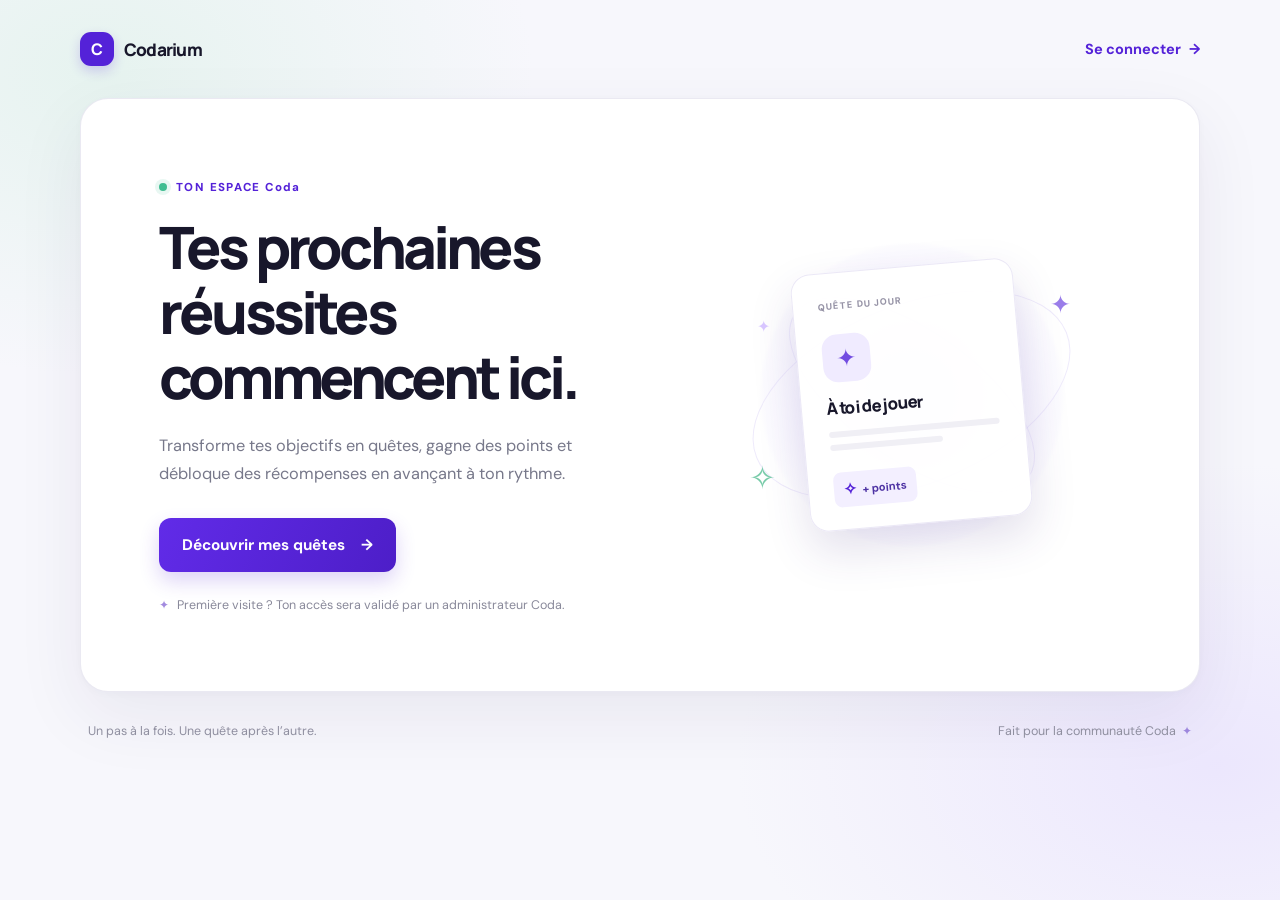
<file: index.html>
<!DOCTYPE html>
<html lang="fr">
    <head>
        <meta charset="UTF-8">
        <meta name="viewport" content="width=device-width, initial-scale=1">
        <meta name="theme-color" content="#f7f7fc">
        <meta name="description" content="Réalise des quêtes Coda, gagne des points et débloque des récompenses avec Codarium.">
        <title>Codarium — Tes quêtes Coda</title>
        <link rel="icon" type="image/x-icon" href="favicon.ico">
        <link rel="preconnect" href="https://fonts.googleapis.com">
        <link rel="preconnect" href="https://fonts.gstatic.com" crossorigin>
        <link href="https://fonts.googleapis.com/css2?family=DM+Sans:wght@400;500;600;700&family=Manrope:wght@400;500;600;700;800&display=swap" rel="stylesheet">
        <link rel="stylesheet" href="assets/styles/app-d34D6rq.css">
        <link rel="stylesheet" href="assets/styles/redesign.css">
        <script type="importmap" data-turbo-track="reload">
        {
            "imports": {
                "app": "/assets/app-TNXHCQF.js",
                "/assets/stimulus_bootstrap.js": "/assets/stimulus_bootstrap-xCO4u8H.js",
                "/assets/styles/app.css": "data:application/javascript,",
                "@symfony/stimulus-bundle": "/assets/@symfony/stimulus-bundle/loader-V1GtHuK.js",
                "@hotwired/stimulus": "/assets/vendor/@hotwired/stimulus/stimulus.index-ryewcoo.js",
                "/assets/@symfony/stimulus-bundle/controllers.js": "/assets/@symfony/stimulus-bundle/controllers-IWeobkd.js",
                "/assets/@symfony/ux-turbo/turbo_controller.js": "/assets/@symfony/ux-turbo/turbo_controller-8wQNi2p.js",
                "/assets/controllers/hello_controller.js": "/assets/controllers/hello_controller-VYgvytJ.js",
                "@hotwired/turbo": "/assets/vendor/@hotwired/turbo/turbo.index-5nPu7kj.js",
                "/assets/controllers/csrf_protection_controller.js": "/assets/controllers/csrf_protection_controller-6ynUAeX.js"
            }
        }
        </script>
        <script type="module" data-turbo-track="reload">import 'app';</script>
    </head>
    <body class="page-home">
        <main class="home-shell">
            <header class="site-header">
                <a class="wordmark" href="index.html" aria-label="Codarium — accueil">
                    <span class="wordmark-icon" aria-hidden="true">C</span>
                    <span>Codarium</span>
                </a>
                <a class="header-link" href="login.html">Se connecter <span aria-hidden="true">→</span></a>
            </header>

            <section class="welcome-card" aria-labelledby="welcome-title">
                <div class="welcome-copy">
                    <span class="eyebrow"><span class="status-dot" aria-hidden="true"></span> TON ESPACE Coda</span>
                    <h1 id="welcome-title">Tes prochaines<br>réussites commencent ici.</h1>
                    <p class="welcome-description">Transforme tes objectifs en quêtes, gagne des points et débloque des récompenses en avançant à ton rythme.</p>
                    <a class="primary-button" href="login.html">Découvrir mes quêtes <span aria-hidden="true">→</span></a>
                    <p class="access-note"><span aria-hidden="true">✦</span> Première visite ? Ton accès sera validé par un administrateur Coda.</p>
                </div>
                <div class="welcome-art" aria-hidden="true">
                    <div class="orbit orbit-outer"></div>
                    <div class="orbit orbit-inner"></div>
                    <div class="art-glow"></div>
                    <div class="quest-sheet">
                        <span class="sheet-kicker">QUÊTE DU JOUR</span>
                        <span class="sheet-icon">✦</span>
                        <span class="sheet-title">À toi de jouer</span>
                        <span class="sheet-line"></span>
                        <span class="sheet-line short"></span>
                        <span class="sheet-reward"><span aria-hidden="true">✧</span> + points</span>
                    </div>
                    <span class="sparkle sparkle-one">✦</span>
                    <span class="sparkle sparkle-two">✧</span>
                    <span class="sparkle sparkle-three">✦</span>
                </div>
            </section>

            <footer class="site-footer">
                <span>Un pas à la fois. Une quête après l’autre.</span>
                <span>Fait pour la communauté Coda <span aria-hidden="true">✦</span></span>
            </footer>
        </main>
    </body>
</html>
</file>
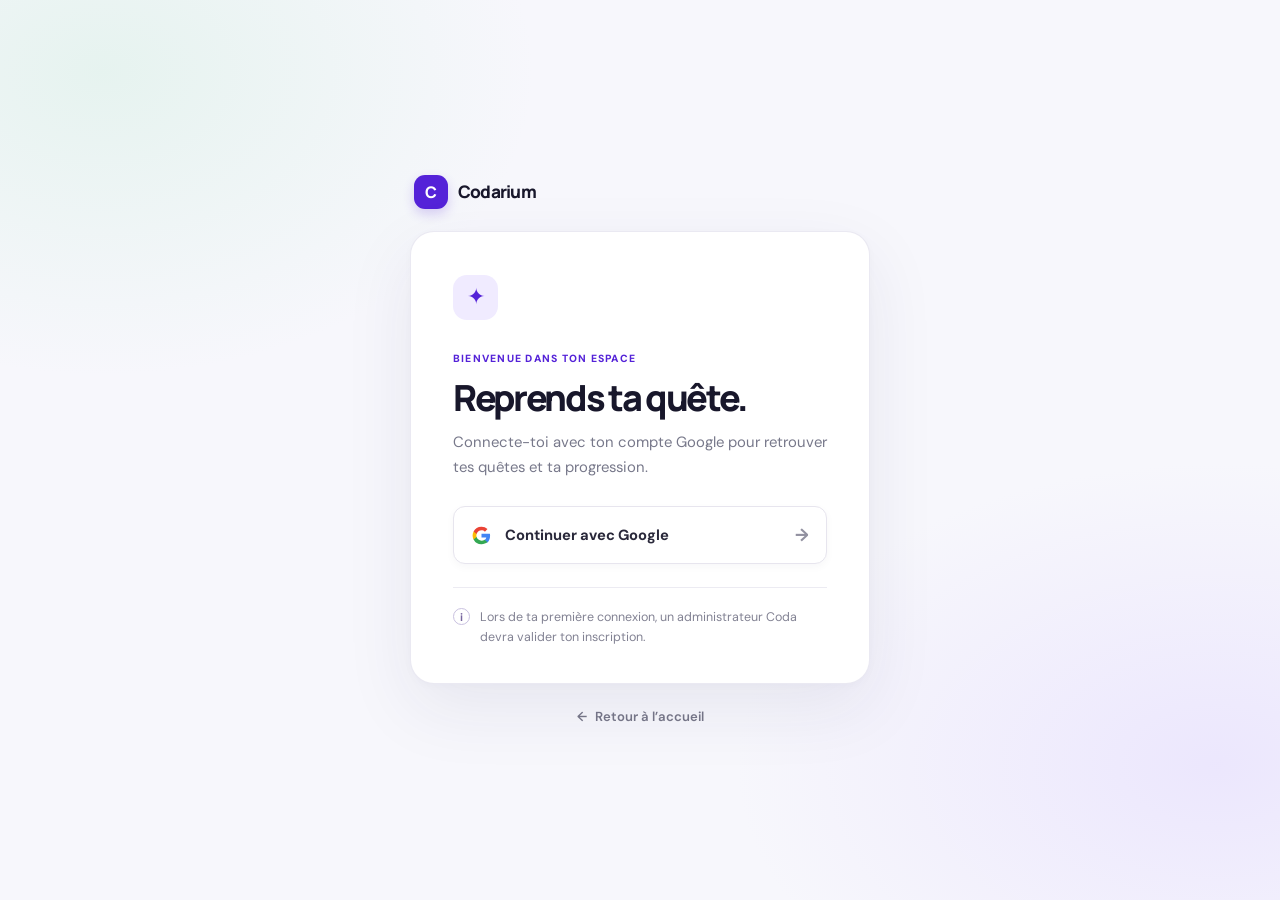
<file: login.html>
<!DOCTYPE html>
<html lang="fr">
    <head>
        <meta charset="UTF-8">
        <meta name="viewport" content="width=device-width, initial-scale=1">
        <meta name="theme-color" content="#f7f7fc">
        <title>Se connecter — Codarium</title>
        <link rel="icon" type="image/x-icon" href="favicon.ico">
        <link rel="preconnect" href="https://fonts.googleapis.com">
        <link rel="preconnect" href="https://fonts.gstatic.com" crossorigin>
        <link href="https://fonts.googleapis.com/css2?family=DM+Sans:wght@400;500;600;700&family=Manrope:wght@400;500;600;700;800&display=swap" rel="stylesheet">
        <link rel="stylesheet" href="assets/styles/app-d34D6rq.css">
        <link rel="stylesheet" href="assets/styles/redesign.css">
        <script type="importmap" data-turbo-track="reload">
        {
            "imports": {
                "app": "/assets/app-TNXHCQF.js",
                "/assets/stimulus_bootstrap.js": "/assets/stimulus_bootstrap-xCO4u8H.js",
                "/assets/styles/app.css": "data:application/javascript,",
                "@symfony/stimulus-bundle": "/assets/@symfony/stimulus-bundle/loader-V1GtHuK.js",
                "@hotwired/stimulus": "/assets/vendor/@hotwired/stimulus/stimulus.index-ryewcoo.js",
                "/assets/@symfony/stimulus-bundle/controllers.js": "/assets/@symfony/stimulus-bundle/controllers-IWeobkd.js",
                "/assets/@symfony/ux-turbo/turbo_controller.js": "/assets/@symfony/ux-turbo/turbo_controller-8wQNi2p.js",
                "/assets/controllers/hello_controller.js": "/assets/controllers/hello_controller-VYgvytJ.js",
                "@hotwired/turbo": "/assets/vendor/@hotwired/turbo/turbo.index-5nPu7kj.js",
                "/assets/controllers/csrf_protection_controller.js": "/assets/controllers/csrf_protection_controller-6ynUAeX.js"
            }
        }
        </script>
        <script type="module" data-turbo-track="reload">import 'app';</script>
    </head>
    <body class="page-login">
        <main class="auth-shell">
            <a class="wordmark auth-wordmark" href="index.html" aria-label="Retour à l’accueil Codarium">
                <span class="wordmark-icon" aria-hidden="true">C</span>
                <span>Codarium</span>
            </a>

            <section class="auth-card" aria-labelledby="auth-title">
                <span class="auth-symbol" aria-hidden="true">✦</span>
                <p class="eyebrow">BIENVENUE DANS TON ESPACE</p>
                <h1 id="auth-title">Reprends ta quête.</h1>
                <p class="auth-description">Connecte-toi avec ton compte Google pour retrouver tes quêtes et ta progression.</p>

                <a class="google-button" href="connect/google.html">
                    <svg class="google-mark" viewBox="0 0 48 48" aria-hidden="true">
                        <path fill="#4285F4" d="M43.6 24.5c0-1.5-.1-2.9-.4-4.3H24v8.1h11a9.4 9.4 0 0 1-4.1 6.2v5.3h6.7c3.9-3.6 6-8.9 6-15.3Z"/>
                        <path fill="#34A853" d="M24 44c5.5 0 10.1-1.8 13.5-4.9l-6.7-5.3c-1.8 1.2-4 2-6.8 2-5.2 0-9.6-3.5-11.2-8.2H5.9v5.4A20 20 0 0 0 24 44Z"/>
                        <path fill="#FBBC05" d="M12.8 27.6a12 12 0 0 1 0-7.2V15H5.9a20 20 0 0 0 0 18l6.9-5.4Z"/>
                        <path fill="#EA4335" d="M24 12.2c3 0 5.7 1 7.8 3.1l5.9-5.9A19.7 19.7 0 0 0 24 4 20 20 0 0 0 5.9 15l6.9 5.4c1.6-4.7 6-8.2 11.2-8.2Z"/>
                    </svg>
                    <span>Continuer avec Google</span>
                    <span class="button-arrow" aria-hidden="true">→</span>
                </a>

                <p class="approval-note"><span class="approval-icon" aria-hidden="true">i</span> Lors de ta première connexion, un administrateur Coda devra valider ton inscription.</p>
            </section>

            <a class="back-link" href="index.html"><span aria-hidden="true">←</span> Retour à l’accueil</a>
        </main>
    </body>
</html>
</file>
<file: assets/styles/app-d34D6rq.css>
:root {
    --parchment: #f4e8d0;
    --dark-parchment: #d4c4a8;
    --ink: #2a1810;
    --gold: #d4af37;
    --dark-gold: #b8941f;
    --ruby: #8b0000;
    --emerald: #0f6b4a;
    --deep-purple: #3d2554;
    --shadow: rgba(42, 24, 16, 0.3);
}

* {
    margin: 0;
    padding: 0;
    box-sizing: border-box;
}

body {
    font-family: 'Spectral', serif;
    background: linear-gradient(135deg, #1a1a2e 0%, #16213e 50%, #0f3460 100%);
    color: var(--ink);
    min-height: 100vh;
    overflow-x: hidden;
    position: relative;
}

/* Animated stars background */
body::before {
    content: '';
    position: fixed;
    top: 0;
    left: 0;
    width: 100%;
    height: 100%;
    background-image:
        radial-gradient(2px 2px at 20% 30%, white, transparent),
        radial-gradient(2px 2px at 60% 70%, white, transparent),
        radial-gradient(1px 1px at 50% 50%, white, transparent),
        radial-gradient(1px 1px at 80% 10%, white, transparent),
        radial-gradient(2px 2px at 90% 60%, white, transparent),
        radial-gradient(1px 1px at 33% 80%, white, transparent),
        radial-gradient(1px 1px at 15% 90%, white, transparent);
    background-size: 200% 200%;
    animation: twinkle 8s ease-in-out infinite;
    pointer-events: none;
    opacity: 0.6;
    z-index: 0;
}

@keyframes twinkle {
    0%, 100% { opacity: 0.6; transform: scale(1); }
    50% { opacity: 0.9; transform: scale(1.1); }
}

/* Floating particles */
.particle {
    position: fixed;
    width: 3px;
    height: 3px;
    background: var(--gold);
    border-radius: 50%;
    pointer-events: none;
    animation: float 15s infinite;
    opacity: 0;
    box-shadow: 0 0 10px var(--gold);
}

@keyframes float {
    0% {
        transform: translateY(100vh) translateX(0) rotate(0deg);
        opacity: 0;
    }
    10% { opacity: 1; }
    90% { opacity: 1; }
    100% {
        transform: translateY(-100px) translateX(100px) rotate(360deg);
        opacity: 0;
    }
}

.particle:nth-child(1) { left: 10%; animation-delay: 0s; }
.particle:nth-child(2) { left: 30%; animation-delay: 3s; animation-duration: 18s; }
.particle:nth-child(3) { left: 50%; animation-delay: 6s; animation-duration: 12s; }
.particle:nth-child(4) { left: 70%; animation-delay: 9s; animation-duration: 20s; }
.particle:nth-child(5) { left: 90%; animation-delay: 12s; animation-duration: 16s; }

.container {
    max-width: 1400px;
    margin: 0 auto;
    padding: 40px 20px;
    position: relative;
    z-index: 1;
}

/* Header with ornate design */
.header {
    text-align: center;
    margin-bottom: 60px;
    position: relative;
    animation: fadeInDown 1s ease-out;
}

@keyframes fadeInDown {
    from {
        opacity: 0;
        transform: translateY(-30px);
    }
    to {
        opacity: 1;
        transform: translateY(0);
    }
}

.header::before,
.header::after {
    content: '⚔';
    position: absolute;
    font-size: 3rem;
    color: var(--gold);
    text-shadow: 0 0 20px var(--gold);
    animation: pulse 2s ease-in-out infinite;
}

.header::before {
    left: 10%;
    top: 50%;
    transform: translateY(-50%) rotate(-45deg);
}

.header::after {
    right: 10%;
    top: 50%;
    transform: translateY(-50%) rotate(45deg);
}

@keyframes pulse {
    0%, 100% { opacity: 0.7; }
    50% { opacity: 1; }
}

h1 {
    font-family: 'MedievalSharp', cursive;
    font-size: 5rem;
    color: var(--gold);
    text-shadow:
        0 0 10px rgba(212, 175, 55, 0.5),
        2px 2px 4px rgba(0, 0, 0, 0.8),
        0 0 30px rgba(212, 175, 55, 0.3);
    margin-bottom: 10px;
    letter-spacing: 3px;
    animation: glow 3s ease-in-out infinite;
}

@keyframes glow {
    0%, 100% {
        text-shadow:
            0 0 10px rgba(212, 175, 55, 0.5),
            2px 2px 4px rgba(0, 0, 0, 0.8),
            0 0 30px rgba(212, 175, 55, 0.3);
    }
    50% {
        text-shadow:
            0 0 20px rgba(212, 175, 55, 0.8),
            2px 2px 4px rgba(0, 0, 0, 0.8),
            0 0 50px rgba(212, 175, 55, 0.5);
    }
}

.subtitle {
    font-family: 'Cinzel', serif;
    font-size: 1.5rem;
    color: var(--parchment);
    text-shadow: 1px 1px 2px rgba(0, 0, 0, 0.8);
    font-style: italic;
    letter-spacing: 2px;
}

/* User profile card */
.hero-card {
    background: linear-gradient(135deg, var(--parchment) 0%, var(--dark-parchment) 100%);
    border: 4px solid var(--dark-gold);
    border-radius: 15px;
    padding: 40px;
    margin-bottom: 50px;
    box-shadow:
        0 10px 40px var(--shadow),
        inset 0 1px 0 rgba(255, 255, 255, 0.3),
        0 0 0 8px rgba(212, 175, 55, 0.1);
    position: relative;
    overflow: hidden;
    animation: fadeInUp 1s ease-out 0.3s both;
}

@keyframes fadeInUp {
    from {
        opacity: 0;
        transform: translateY(30px);
    }
    to {
        opacity: 1;
        transform: translateY(0);
    }
}

.hero-card::before {
    content: '';
    position: absolute;
    top: -50%;
    left: -50%;
    width: 200%;
    height: 200%;
    background: repeating-linear-gradient(
        45deg,
        transparent,
        transparent 10px,
        rgba(212, 175, 55, 0.03) 10px,
        rgba(212, 175, 55, 0.03) 20px
    );
    animation: shimmer 20s linear infinite;
    pointer-events: none;
}

@keyframes shimmer {
    0% { transform: translateX(-50%) translateY(-50%); }
    100% { transform: translateX(0%) translateY(0%); }
}

.hero-card::after {
    content: '✦';
    position: absolute;
    top: 20px;
    right: 20px;
    font-size: 2rem;
    color: var(--gold);
    opacity: 0.2;
}

.hero-header {
    display: flex;
    align-items: center;
    gap: 30px;
    margin-bottom: 30px;
    position: relative;
    z-index: 1;
}

.hero-avatar {
    width: 120px;
    height: 120px;
    border-radius: 50%;
    border: 5px solid var(--gold);
    box-shadow:
        0 0 0 3px var(--dark-parchment),
        0 8px 20px rgba(0, 0, 0, 0.3),
        0 0 30px rgba(212, 175, 55, 0.3);
    object-fit: cover;
}

.hero-info h2 {
    font-family: 'Cinzel', serif;
    font-size: 2.5rem;
    color: var(--ink);
    margin-bottom: 5px;
    text-shadow: 1px 1px 2px rgba(255, 255, 255, 0.5);
}

.hero-title {
    font-family: 'Cinzel', serif;
    font-size: 1.2rem;
    color: var(--ruby);
    font-weight: 600;
    font-style: italic;
}

.stats-grid {
    display: grid;
    grid-template-columns: repeat(auto-fit, minmax(200px, 1fr));
    gap: 20px;
    position: relative;
    z-index: 1;
}

.stat-item {
    background: rgba(255, 255, 255, 0.4);
    padding: 20px;
    border-radius: 10px;
    border: 2px solid var(--dark-gold);
    text-align: center;
    transition: all 0.3s ease;
    position: relative;
    overflow: hidden;
}

.stat-item::before {
    content: '';
    position: absolute;
    top: -50%;
    left: -50%;
    width: 200%;
    height: 200%;
    background: radial-gradient(circle, rgba(212, 175, 55, 0.1) 0%, transparent 70%);
    transform: rotate(45deg);
    transition: all 0.5s ease;
}

.stat-item:hover {
    transform: translateY(-5px);
    box-shadow: 0 10px 25px rgba(212, 175, 55, 0.3);
    border-color: var(--gold);
}

.stat-item:hover::before {
    top: -10%;
    left: -10%;
}

.stat-label {
    font-family: 'Cinzel', serif;
    font-size: 0.9rem;
    text-transform: uppercase;
    letter-spacing: 1px;
    color: var(--deep-purple);
    margin-bottom: 8px;
    font-weight: 600;
}

.stat-value {
    font-size: 2.5rem;
    font-weight: bold;
    color: var(--gold);
    text-shadow: 1px 1px 2px rgba(0, 0, 0, 0.3);
    font-family: 'Cinzel', serif;
}

/* Actions History Section */
.actions-history {
    margin-bottom: 60px;
    animation: fadeInUp 1s ease-out 0.6s both;
}

.history-scroll {
    background: linear-gradient(135deg, var(--parchment) 0%, var(--dark-parchment) 100%);
    border: 4px solid var(--dark-gold);
    border-radius: 15px;
    padding: 30px;
    box-shadow:
        0 10px 40px var(--shadow),
        inset 0 1px 0 rgba(255, 255, 255, 0.3),
        0 0 0 8px rgba(212, 175, 55, 0.1);
    position: relative;
    overflow: hidden;
}

.history-scroll::before {
    content: '';
    position: absolute;
    top: -50%;
    left: -50%;
    width: 200%;
    height: 200%;
    background: repeating-linear-gradient(
        45deg,
        transparent,
        transparent 10px,
        rgba(212, 175, 55, 0.03) 10px,
        rgba(212, 175, 55, 0.03) 20px
    );
    animation: shimmer 20s linear infinite;
    pointer-events: none;
}

.history-table {
    width: 100%;
    border-collapse: separate;
    border-spacing: 0 10px;
    position: relative;
    z-index: 1;
}

.history-table thead th {
    font-family: 'Cinzel', serif;
    font-size: 1rem;
    font-weight: 700;
    text-transform: uppercase;
    letter-spacing: 1px;
    color: var(--deep-purple);
    padding: 15px;
    text-align: left;
    border-bottom: 3px solid var(--dark-gold);
    background: rgba(255, 255, 255, 0.3);
}

.history-table thead th:first-child {
    border-radius: 10px 0 0 0;
}

.history-table thead th:last-child {
    border-radius: 0 10px 0 0;
}

.history-row {
    background: rgba(255, 255, 255, 0.5);
    transition: all 0.3s ease;
    position: relative;
}

.history-row:hover {
    background: rgba(255, 255, 255, 0.7);
    transform: translateX(5px);
    box-shadow: 0 4px 15px rgba(212, 175, 55, 0.3);
}

.history-row td {
    padding: 15px;
    font-family: 'Spectral', serif;
    color: var(--ink);
    border-top: 1px solid rgba(212, 175, 55, 0.2);
    border-bottom: 1px solid rgba(212, 175, 55, 0.2);
}

.history-row td:first-child {
    border-left: 3px solid var(--dark-gold);
    border-radius: 10px 0 0 10px;
}

.history-row td:last-child {
    border-right: 3px solid var(--dark-gold);
    border-radius: 0 10px 10px 0;
}

.quest-name {
    font-size: 1.1rem;
    font-weight: 600;
    display: flex;
    align-items: center;
    gap: 10px;
}

.quest-commentaire {
    font-size: 1.1rem;
    display: flex;
    align-items: center;
    gap: 10px;
}

.quest-icon {
    font-size: 1.5rem;
    display: inline-block;
    filter: drop-shadow(0 2px 4px rgba(0, 0, 0, 0.2));
}

.quest-difficulty-cell {
    text-align: center;
}

.quest-points {
    text-align: center;
}

.points-badge {
    font-family: 'Cinzel', serif;
    font-size: 1.2rem;
    font-weight: bold;
    color: var(--gold);
    text-shadow: 1px 1px 2px rgba(0, 0, 0, 0.2);
    display: inline-block;
}

.quest-date {
    font-family: 'Cinzel', serif;
    font-size: 0.95rem;
    color: var(--deep-purple);
    text-align: center;
    font-style: italic;
}

/* Quest section */
.section-title {
    font-family: 'Cinzel', serif;
    font-size: 2.5rem;
    color: var(--parchment);
    text-align: center;
    margin-bottom: 40px;
    text-shadow: 2px 2px 4px rgba(0, 0, 0, 0.8);
    position: relative;
    animation: fadeInUp 1s ease-out 0.9s both;
}

.section-title::before,
.section-title::after {
    content: '◆';
    color: var(--gold);
    margin: 0 20px;
    font-size: 1.5rem;
}

.quest-grid {
    display: grid;
    grid-template-columns: repeat(auto-fit, minmax(350px, 1fr));
    gap: 30px;
    margin-bottom: 50px;
    animation: fadeInUp 1s ease-out 1.2s both;
}

.quest-card {
    background: linear-gradient(135deg, var(--parchment) 0%, #e8dcc0 100%);
    border: 3px solid var(--dark-gold);
    border-radius: 12px;
    padding: 30px;
    box-shadow: 0 8px 30px var(--shadow);
    position: relative;
    transition: all 0.3s ease;
    cursor: pointer;
    overflow: hidden;
}

.quest-card::before {
    content: '';
    position: absolute;
    top: 0;
    left: 0;
    width: 100%;
    height: 100%;
    background: linear-gradient(135deg, transparent 0%, rgba(212, 175, 55, 0.1) 100%);
    opacity: 0;
    transition: opacity 0.3s ease;
}

.quest-card:hover {
    transform: translateY(-10px) scale(1.02);
    box-shadow: 0 15px 50px rgba(212, 175, 55, 0.4);
    border-color: var(--gold);
}

.quest-card:hover::before {
    opacity: 1;
}

.quest-header {
    display: flex;
    justify-content: space-between;
    align-items: start;
    margin-bottom: 15px;
    position: relative;
    z-index: 1;
}

.quest-difficulty {
    padding: 5px 15px;
    border-radius: 20px;
    font-family: 'Cinzel', serif;
    font-size: 0.85rem;
    font-weight: 600;
    text-transform: uppercase;
    letter-spacing: 1px;
    box-shadow: 0 2px 8px rgba(0, 0, 0, 0.2);
}

.difficulty-facile {
    background: var(--emerald);
    color: white;
}

.difficulty-moyen {
    background: var(--gold);
    color: var(--ink);
}

.difficulty-difficile {
    background: var(--ruby);
    color: white;
}

.quest-card h3 {
    font-family: 'Cinzel', serif;
    font-size: 1.6rem;
    color: var(--ink);
    margin-bottom: 12px;
    position: relative;
    z-index: 1;
}

.quest-description {
    font-size: 1.05rem;
    line-height: 1.6;
    color: var(--ink);
    margin-bottom: 20px;
    position: relative;
    z-index: 1;
    font-style: italic;
}

.quest-reward {
    display: flex;
    align-items: center;
    justify-content: space-between;
    padding-top: 20px;
    border-top: 2px solid var(--dark-gold);
    position: relative;
    z-index: 1;
}

.reward-amount {
    font-family: 'Cinzel', serif;
    font-size: 1.8rem;
    font-weight: bold;
    color: var(--gold);
    text-shadow: 1px 1px 2px rgba(0, 0, 0, 0.2);
}

.reward-amount::before {
    content: '⚜ ';
    font-size: 1.2rem;
}

.quest-button {
    background: linear-gradient(135deg, var(--gold) 0%, var(--dark-gold) 100%);
    color: var(--ink);
    border: none;
    padding: 12px 25px;
    border-radius: 8px;
    font-family: 'Cinzel', serif;
    font-weight: 600;
    font-size: 1rem;
    cursor: pointer;
    transition: all 0.3s ease;
    text-transform: uppercase;
    letter-spacing: 1px;
    text-decoration: none;
    box-shadow: 0 4px 15px rgba(212, 175, 55, 0.3);
}

.quest-button:hover {
    transform: scale(1.05);
    box-shadow: 0 6px 25px rgba(212, 175, 55, 0.5);
    background: linear-gradient(135deg, #e8c547 0%, var(--gold) 100%);
}

.quest-button:active {
    transform: scale(0.98);
}


.reward-buy {
    display: flex;
    align-items: center;
    justify-content: space-between;
    padding-top: 20px;
    border-top: 2px solid var(--dark-gold);
    position: relative;
    z-index: 1;
}

.reward-points {
    font-family: 'Cinzel', serif;
    font-size: 1.2rem;
    font-weight: bold;
    color: var(--gold);
    text-shadow: 1px 1px 2px rgba(0, 0, 0, 0.2);
}

.reward-points::before {
    content: '⚜ ';
    font-size: 1rem;
}

.buy-button {
    background: linear-gradient(135deg, var(--gold) 0%, var(--dark-gold) 100%);
    color: var(--ink);
    border: none;
    padding: 12px 25px;
    border-radius: 8px;
    font-family: 'Cinzel', serif;
    font-weight: 600;
    font-size: 1rem;
    cursor: pointer;
    transition: all 0.3s ease;
    text-transform: uppercase;
    letter-spacing: 1px;
    text-decoration: none;
    box-shadow: 0 4px 15px rgba(212, 175, 55, 0.3);
}

.buy-button:hover {
    transform: scale(1.05);
    box-shadow: 0 6px 25px rgba(212, 175, 55, 0.5);
    background: linear-gradient(135deg, #e8c547 0%, var(--gold) 100%);
}

.buy-button:active {
    transform: scale(0.98);
}

/* Rewards showcase */
.rewards-showcase {
    background: linear-gradient(135deg, var(--deep-purple) 0%, #2a1a3d 100%);
    border: 4px solid var(--gold);
    border-radius: 15px;
    padding: 50px;
    box-shadow: 0 15px 50px rgba(0, 0, 0, 0.5);
    animation: fadeInUp 1s ease-out 1.5s both;
    margin-bottom: 60px;
}

.rewards-title {
    font-family: 'Cinzel', serif;
    font-size: 2.5rem;
    color: var(--gold);
    text-align: center;
    margin-bottom: 40px;
    text-shadow: 0 0 20px rgba(212, 175, 55, 0.5);
}

.rewards-grid {
    display: grid;
    grid-template-columns: repeat(auto-fit, minmax(250px, 1fr));
    gap: 25px;
}

.reward-item {
    background: rgba(244, 232, 208, 0.1);
    border: 2px solid var(--gold);
    border-radius: 10px;
    padding: 25px;
    text-align: center;
    transition: all 0.3s ease;
    position: relative;
    overflow: hidden;
}

.reward-item::before {
    content: '';
    position: absolute;
    top: -100%;
    left: -100%;
    width: 300%;
    height: 300%;
    background: radial-gradient(circle, rgba(212, 175, 55, 0.2) 0%, transparent 70%);
    transition: all 0.5s ease;
}

.reward-item:hover {
    transform: translateY(-8px) scale(1.05);
    box-shadow: 0 10px 30px rgba(212, 175, 55, 0.4);
    border-color: #e8c547;
}

.reward-item:hover::before {
    top: -50%;
    left: -50%;
}

.reward-icon {
    font-size: 3rem;
    margin-bottom: 15px;
    filter: drop-shadow(0 0 10px rgba(212, 175, 55, 0.5));
}

.reward-name {
    font-family: 'Cinzel', serif;
    font-size: 1.3rem;
    color: var(--parchment);
    margin-bottom: 8px;
    font-weight: 600;
}

.reward-cost {
    font-family: 'Cinzel', serif;
    font-size: 1.1rem;
    color: var(--gold);
    font-weight: bold;
}

.reward-cost::before {
    content: '⚜ ';
}

/* User status badge */
.user-status {
    position: fixed;
    top: 20px;
    right: 20px;
    background: linear-gradient(135deg, var(--parchment) 0%, var(--dark-parchment) 100%);
    border: 3px solid var(--gold);
    border-radius: 10px;
    padding: 15px 25px;
    box-shadow: 0 5px 20px rgba(0, 0, 0, 0.3);
    z-index: 1000;
    animation: slideInRight 1s ease-out;
}

@keyframes slideInRight {
    from {
        opacity: 0;
        transform: translateX(100px);
    }
    to {
        opacity: 1;
        transform: translateX(0);
    }
}

.user-status p {
    font-family: 'Cinzel', serif;
    font-size: 1rem;
    color: var(--ink);
    margin: 0;
}

.user-status strong {
    color: var(--gold);
    font-size: 1.2rem;
}

.user-status a {
    color: var(--ruby);
    text-decoration: none;
    font-weight: 600;
    margin-left: 10px;
    transition: color 0.3s ease;
}

.user-status a:hover {
    color: var(--gold);
}

/* Logout button */
.logout-btn {
    position: fixed;
    top: 20px;
    left: 20px;
    background: var(--ruby);
    color: white;
    border: 2px solid darkred;
    padding: 12px 20px;
    border-radius: 8px;
    font-family: 'Cinzel', serif;
    font-weight: 600;
    cursor: pointer;
    transition: all 0.3s ease;
    text-decoration: none;
    display: inline-block;
    z-index: 1000;
    animation: slideInLeft 1s ease-out;
}

@keyframes slideInLeft {
    from {
        opacity: 0;
        transform: translateX(-100px);
    }
    to {
        opacity: 1;
        transform: translateX(0);
    }
}

.logout-btn:hover {
    background: darkred;
    transform: scale(1.05);
    box-shadow: 0 5px 20px rgba(139, 0, 0, 0.5);
}

/* Responsive */
@media (max-width: 768px) {
    h1 {
        font-size: 3rem;
    }

    .subtitle {
        font-size: 1.2rem;
    }

    .hero-header {
        flex-direction: column;
        text-align: center;
    }

    .quest-grid {
        grid-template-columns: 1fr;
    }

    .header::before,
    .header::after {
        display: none;
    }

    .user-status {
        position: static;
        margin-bottom: 20px;
    }

    .logout-btn {
        position: static;
        display: block;
        margin-bottom: 20px;
    }

    .history-scroll {
        overflow-x: auto;
    }

    .history-table {
        min-width: 600px;
    }
}

.alerts-container {
    position: fixed;
    top: 100px;
    right: 30px;
    z-index: 9999;
    max-width: 450px;
    width: 100%;
    pointer-events: none;
}

.alert-card {
    background: linear-gradient(135deg, var(--parchment) 0%, var(--dark-parchment) 100%);
    border: 4px solid var(--dark-gold);
    border-radius: 15px;
    padding: 25px 30px;
    margin-bottom: 20px;
    box-shadow:
        0 10px 40px rgba(0, 0, 0, 0.4),
        inset 0 1px 0 rgba(255, 255, 255, 0.3),
        0 0 0 8px rgba(212, 175, 55, 0.1);
    position: relative;
    overflow: hidden;
    animation: slideInRight 0.6s cubic-bezier(0.175, 0.885, 0.32, 1.275);
    pointer-events: auto;
}

@keyframes slideInRight {
    from {
        opacity: 0;
        transform: translateX(100px);
    }
    to {
        opacity: 1;
        transform: translateX(0);
    }
}

/* Parchment texture */
.alert-card::before {
    content: '';
    position: absolute;
    top: -50%;
    left: -50%;
    width: 200%;
    height: 200%;
    background: repeating-linear-gradient(
        45deg,
        transparent,
        transparent 10px,
        rgba(212, 175, 55, 0.03) 10px,
        rgba(212, 175, 55, 0.03) 20px
    );
    animation: shimmer 20s linear infinite;
    pointer-events: none;
}

@keyframes shimmer {
    0% { transform: translateX(-50%) translateY(-50%); }
    100% { transform: translateX(0%) translateY(0%); }
}

/* Alert types with different left borders */
.alert-card.alert-success {
    border-left: 8px solid var(--emerald);
}

.alert-card.alert-success::after {
    content: '✓';
    position: absolute;
    top: 15px;
    right: 15px;
    font-size: 2rem;
    color: var(--emerald);
    opacity: 0.2;
    animation: pulse 2s ease-in-out infinite;
}

.alert-card.alert-error,
.alert-card.alert-danger {
    border-left: 8px solid var(--ruby);
}

.alert-card.alert-error::after,
.alert-card.alert-danger::after {
    content: '✗';
    position: absolute;
    top: 15px;
    right: 15px;
    font-size: 2rem;
    color: var(--ruby);
    opacity: 0.2;
    animation: pulse 2s ease-in-out infinite;
}

.alert-card.alert-warning {
    border-left: 8px solid var(--gold);
}

.alert-card.alert-warning::after {
    content: '⚠';
    position: absolute;
    top: 15px;
    right: 15px;
    font-size: 2rem;
    color: var(--gold);
    opacity: 0.2;
    animation: pulse 2s ease-in-out infinite;
}

.alert-card.alert-info {
    border-left: 8px solid var(--deep-purple);
}

.alert-card.alert-info::after {
    content: 'ℹ';
    position: absolute;
    top: 15px;
    right: 15px;
    font-size: 2rem;
    color: var(--deep-purple);
    opacity: 0.2;
    animation: pulse 2s ease-in-out infinite;
}

@keyframes pulse {
    0%, 100% { opacity: 0.2; transform: scale(1); }
    50% { opacity: 0.4; transform: scale(1.1); }
}

/* Alert content */
.alert-content {
    display: flex;
    align-items: flex-start;
    gap: 15px;
    position: relative;
    z-index: 1;
}

.alert-icon {
    flex-shrink: 0;
    width: 40px;
    height: 40px;
    border-radius: 50%;
    display: flex;
    align-items: center;
    justify-content: center;
    font-size: 1.5rem;
    box-shadow: 0 4px 10px rgba(0, 0, 0, 0.2);
}

.alert-success .alert-icon {
    background: linear-gradient(135deg, var(--emerald) 0%, #0a5738 100%);
    color: white;
}

.alert-error .alert-icon,
.alert-danger .alert-icon {
    background: linear-gradient(135deg, var(--ruby) 0%, #6b0000 100%);
    color: white;
}

.alert-warning .alert-icon {
    background: linear-gradient(135deg, var(--gold) 0%, var(--dark-gold) 100%);
    color: var(--ink);
}

.alert-info .alert-icon {
    background: linear-gradient(135deg, var(--deep-purple) 0%, #2a1a3d 100%);
    color: white;
}

.alert-body {
    flex: 1;
    padding-right: 30px;
}

.alert-title {
    font-family: 'Cinzel', serif;
    font-size: 1.2rem;
    font-weight: 700;
    color: var(--ink);
    margin-bottom: 5px;
    text-transform: uppercase;
    letter-spacing: 1px;
}

.alert-message {
    font-family: 'Spectral', serif;
    font-size: 1rem;
    line-height: 1.5;
    color: var(--ink);
}

/* Close button */
.alert-close {
    position: absolute;
    top: 10px;
    right: 10px;
    width: 30px;
    height: 30px;
    border-radius: 50%;
    background: rgba(42, 24, 16, 0.1);
    border: 2px solid var(--dark-gold);
    cursor: pointer;
    display: flex;
    align-items: center;
    justify-content: center;
    transition: all 0.3s ease;
    z-index: 2;
    font-family: 'Cinzel', serif;
    font-size: 1.2rem;
    color: var(--ink);
    font-weight: bold;
}

.alert-close:hover {
    background: var(--dark-gold);
    color: white;
    transform: rotate(90deg) scale(1.1);
    box-shadow: 0 4px 12px rgba(0, 0, 0, 0.3);
}

/* Progress bar for auto-dismiss */
.alert-progress {
    position: absolute;
    bottom: 0;
    left: 0;
    height: 4px;
    background: var(--gold);
    border-radius: 0 0 12px 12px;
    animation: shrink 5s linear;
    box-shadow: 0 0 10px rgba(212, 175, 55, 0.5);
}

@keyframes shrink {
    from { width: 100%; }
    to { width: 0%; }
}

/* Fade out animation */
.alert-card.alert-dismissing {
    animation: fadeOutRight 0.4s ease-out forwards;
}

@keyframes fadeOutRight {
    to {
        opacity: 0;
        transform: translateX(150px);
    }
}

/* Responsive */
@media (max-width: 768px) {
    .alerts-container {
        top: 80px;
        right: 10px;
        left: 10px;
        max-width: none;
    }

    .alert-card {
        padding: 20px;
    }

    .alert-title {
        font-size: 1rem;
    }

    .alert-message {
        font-size: 0.9rem;
    }
}

.notifications-grid {
    display: grid;
    gap: 25px;
    animation: fadeInUp 1s ease-out 0.6s both;
}

/* Notification Card */
.notification-card {
    background: linear-gradient(135deg, var(--parchment) 0%, var(--dark-parchment) 100%);
    border: 4px solid var(--dark-gold);
    border-radius: 15px;
    padding: 30px;
    box-shadow: 0 8px 30px var(--shadow);
    position: relative;
    transition: all 0.3s ease;
    overflow: hidden;
}

.notification-card::before {
    content: '';
    position: absolute;
    top: -50%;
    left: -50%;
    width: 200%;
    height: 200%;
    background: repeating-linear-gradient(
        45deg,
        transparent,
        transparent 10px,
        rgba(212, 175, 55, 0.03) 10px,
        rgba(212, 175, 55, 0.03) 20px
    );
    animation: shimmer 20s linear infinite;
    pointer-events: none;
}

.notification-card {
    background: linear-gradient(135deg, var(--parchment) 0%, var(--dark-parchment) 100%);
    border: 4px solid var(--dark-gold);
    border-radius: 15px;
    padding: 30px;
    box-shadow: 0 8px 30px var(--shadow);
    position: relative;
    transition: all 0.3s ease;
    overflow: hidden;
}

.notification-card::before {
    content: '';
    position: absolute;
    top: -50%;
    left: -50%;
    width: 200%;
    height: 200%;
    background: repeating-linear-gradient(
        45deg,
        transparent,
        transparent 10px,
        rgba(212, 175, 55, 0.03) 10px,
        rgba(212, 175, 55, 0.03) 20px
    );
    animation: shimmer 20s linear infinite;
    pointer-events: none;
}

@keyframes shimmer {
    0% { transform: translateX(-50%) translateY(-50%); }
    100% { transform: translateX(0%) translateY(0%); }
}

.notification-card:hover {
    transform: translateY(-5px);
    box-shadow: 0 12px 40px rgba(212, 175, 55, 0.4);
    border-color: var(--gold);
}

.notification-card.unread {
    border-left: 8px solid var(--gold);
    background: linear-gradient(135deg, #f8f3e5 0%, var(--parchment) 100%);
}

.notification-card.unread::after {
    content: '●';
    position: absolute;
    top: 20px;
    right: 20px;
    font-size: 1.5rem;
    color: var(--gold);
    animation: pulse 2s ease-in-out infinite;
}

@keyframes pulse {
    0%, 100% { opacity: 0.6; transform: scale(1); }
    50% { opacity: 1; transform: scale(1.2); }
}

.notification-card-header {
    display: flex;
    justify-content: space-between;
    align-items: start;
    margin-bottom: 20px;
    gap: 15px;
    position: relative;
    z-index: 1;
}

.notification-type-badge {
    display: flex;
    align-items: center;
    gap: 10px;
    padding: 8px 18px;
    border-radius: 20px;
    font-family: 'Cinzel', serif;
    font-size: 0.85rem;
    font-weight: 600;
    text-transform: uppercase;
    letter-spacing: 1px;
    box-shadow: 0 3px 10px rgba(0, 0, 0, 0.2);
}

.notification-type-badge.type-success {
    background: linear-gradient(135deg, var(--emerald) 0%, #0a5738 100%);
    color: white;
}

.notification-type-badge.type-warning {
    background: linear-gradient(135deg, var(--gold) 0%, var(--dark-gold) 100%);
    color: var(--ink);
}

.notification-type-badge.type-error {
    background: linear-gradient(135deg, var(--ruby) 0%, #6b0000 100%);
    color: white;
}

.notification-type-badge.type-info {
    background: linear-gradient(135deg, var(--deep-purple) 0%, #2a1a3d 100%);
    color: white;
}

.notification-date {
    font-family: 'Spectral', serif;
    font-size: 0.9rem;
    color: var(--deep-purple);
    font-style: italic;
}

.notification-content {
    font-family: 'Spectral', serif;
    font-size: 1.1rem;
    line-height: 1.7;
    color: var(--ink);
    margin-bottom: 25px;
    position: relative;
    z-index: 1;
}

.notification-actions {
    display: flex;
    gap: 15px;
    justify-content: flex-end;
    position: relative;
    z-index: 1;
}

.notification-btn {
    padding: 10px 20px;
    font-family: 'Cinzel', serif;
    font-size: 0.85rem;
    font-weight: 600;
    text-transform: uppercase;
    border-radius: 8px;
    text-decoration: none;
    border: none;
    cursor: pointer;
    transition: all 0.3s ease;
    box-shadow: 0 3px 10px rgba(0, 0, 0, 0.2);
    letter-spacing: 0.5px;
}

.notification-btn-read {
    background: linear-gradient(135deg, var(--gold) 0%, var(--dark-gold) 100%);
    color: var(--ink);
}

.notification-btn-read:hover {
    transform: translateY(-2px);
    box-shadow: 0 5px 15px rgba(212, 175, 55, 0.4);
}
</file>
<file: assets/styles/redesign.css>
:root {
    --surface: #ffffff;
    --canvas: #f7f7fc;
    --ink: #18172b;
    --muted: #77788a;
    --accent: #5422d8;
    --accent-dark: #4316b7;
    --accent-soft: #f0ebff;
    --line: #ecebf2;
    --green: #40bd91;
    --font-body: 'DM Sans', sans-serif;
    --font-heading: 'Manrope', sans-serif;
}

body.page-home,
body.page-login {
    min-height: 100vh;
    overflow-x: hidden;
    color: var(--ink);
    background:
        radial-gradient(ellipse at 8% 8%, rgba(191, 234, 210, 0.3), transparent 27rem),
        radial-gradient(ellipse at 95% 85%, rgba(220, 208, 255, 0.42), transparent 30rem),
        var(--canvas);
    font-family: var(--font-body);
    -webkit-font-smoothing: antialiased;
}

body.page-home::before,
body.page-home::after,
body.page-login::before,
body.page-login::after {
    content: none;
}

.page-home *,
.page-login * {
    box-sizing: border-box;
}

.page-home a,
.page-login a {
    -webkit-tap-highlight-color: transparent;
}

.home-shell {
    width: min(1120px, calc(100% - 64px));
    margin: 0 auto;
}

.site-header {
    min-height: 98px;
    display: flex;
    align-items: center;
    justify-content: space-between;
}

.wordmark {
    display: inline-flex;
    align-items: center;
    gap: 10px;
    color: var(--ink);
    font-family: var(--font-heading);
    font-size: 1.08rem;
    font-weight: 800;
    letter-spacing: -0.045em;
    text-decoration: none;
}

.wordmark-icon {
    display: grid;
    width: 34px;
    height: 34px;
    place-items: center;
    border-radius: 11px;
    color: white;
    background: var(--accent);
    font-family: var(--font-heading);
    font-size: 1rem;
    font-weight: 800;
    box-shadow: 0 5px 12px rgba(84, 34, 216, 0.2);
}

.header-link,
.back-link {
    display: inline-flex;
    align-items: center;
    gap: 8px;
    color: var(--accent);
    font-size: 0.91rem;
    font-weight: 700;
    text-decoration: none;
    transition: color 160ms ease, transform 160ms ease;
}

.header-link:hover,
.back-link:hover {
    color: var(--accent-dark);
    transform: translateX(2px);
}

.welcome-card {
    position: relative;
    display: grid;
    min-height: 510px;
    grid-template-columns: 1.1fr 0.9fr;
    align-items: center;
    gap: 32px;
    overflow: hidden;
    padding: 76px 78px;
    border: 1px solid rgba(232, 231, 241, 0.9);
    border-radius: 28px;
    background: var(--surface);
    box-shadow: 0 24px 70px rgba(43, 33, 85, 0.07), 0 2px 8px rgba(43, 33, 85, 0.025);
    animation: card-enter 650ms cubic-bezier(0.2, 0.7, 0.25, 1) both;
}

.welcome-copy {
    position: relative;
    z-index: 1;
    max-width: 540px;
}

.eyebrow {
    display: inline-flex;
    align-items: center;
    gap: 9px;
    margin: 0 0 20px;
    color: var(--accent);
    font-size: 0.72rem;
    font-weight: 800;
    letter-spacing: 0.12em;
}

.status-dot {
    width: 8px;
    height: 8px;
    border-radius: 50%;
    background: var(--green);
    box-shadow: 0 0 0 4px rgba(64, 189, 145, 0.12);
}

.welcome-card h1,
.auth-card h1 {
    margin: 0;
    color: var(--ink);
    font-family: var(--font-heading);
    font-weight: 800;
    letter-spacing: -0.065em;
    text-shadow: none;
    animation: none;
}

.welcome-card h1 {
    max-width: 560px;
    font-size: clamp(2.55rem, 5vw, 3.65rem);
    line-height: 1.12;
}

.welcome-description,
.auth-description {
    color: var(--muted);
    font-size: 1.02rem;
    line-height: 1.75;
}

.welcome-description {
    max-width: 460px;
    margin: 21px 0 29px;
}

.primary-button {
    display: inline-flex;
    min-height: 54px;
    align-items: center;
    justify-content: center;
    gap: 16px;
    padding: 0 23px;
    border-radius: 12px;
    color: #fff;
    background: linear-gradient(115deg, #612be8, #4d1ec8);
    box-shadow: 0 9px 20px rgba(84, 34, 216, 0.2);
    font-size: 0.96rem;
    font-weight: 700;
    text-decoration: none;
    transition: transform 180ms ease, box-shadow 180ms ease, background 180ms ease;
}

.primary-button:hover {
    transform: translateY(-2px);
    background: linear-gradient(115deg, #5420d7, #4316b7);
    box-shadow: 0 13px 25px rgba(84, 34, 216, 0.27);
}

.primary-button:focus-visible,
.google-button:focus-visible,
.header-link:focus-visible,
.back-link:focus-visible,
.wordmark:focus-visible {
    outline: 3px solid rgba(84, 34, 216, 0.45);
    outline-offset: 4px;
}

.access-note {
    display: flex;
    align-items: flex-start;
    gap: 8px;
    margin: 24px 0 0;
    color: #89899a;
    font-size: 0.78rem;
    line-height: 1.55;
}

.access-note span {
    color: #a28adf;
}

.welcome-art {
    position: relative;
    display: grid;
    min-height: 345px;
    place-items: center;
}

.art-glow {
    position: absolute;
    width: min(310px, 90%);
    aspect-ratio: 1;
    border-radius: 50%;
    background: radial-gradient(circle, rgba(225, 216, 255, 0.8), rgba(242, 239, 255, 0.2) 68%, transparent 70%);
}

.orbit {
    position: absolute;
    border: 1px solid rgba(139, 113, 224, 0.15);
    border-radius: 50%;
    transform: rotate(-22deg);
}

.orbit-outer {
    width: 335px;
    height: 180px;
}

.orbit-inner {
    width: 286px;
    height: 130px;
    transform: rotate(35deg);
}

.quest-sheet {
    position: relative;
    z-index: 1;
    display: flex;
    width: 223px;
    min-height: 258px;
    flex-direction: column;
    align-items: flex-start;
    padding: 27px 25px 22px;
    border: 1px solid rgba(234, 231, 246, 0.95);
    border-radius: 19px;
    background: rgba(255, 255, 255, 0.95);
    box-shadow: 0 20px 45px rgba(67, 48, 128, 0.15);
    transform: rotate(-5deg);
    animation: sheet-float 5s ease-in-out infinite;
}

.sheet-kicker {
    color: #9693a6;
    font-size: 0.58rem;
    font-weight: 800;
    letter-spacing: 0.11em;
}

.sheet-icon {
    display: grid;
    width: 48px;
    height: 48px;
    margin: 22px 0 14px;
    place-items: center;
    border-radius: 15px;
    color: #724ce1;
    background: var(--accent-soft);
    font-size: 1.5rem;
}

.sheet-title {
    color: var(--ink);
    font-family: var(--font-heading);
    font-size: 1.05rem;
    font-weight: 800;
    letter-spacing: -0.04em;
}

.sheet-line {
    width: 100%;
    height: 6px;
    margin-top: 12px;
    border-radius: 10px;
    background: #f0eff5;
}

.sheet-line.short {
    width: 66%;
    margin-top: 7px;
}

.sheet-reward {
    display: inline-flex;
    align-items: center;
    gap: 6px;
    margin-top: auto;
    padding: 7px 10px;
    border-radius: 8px;
    color: #4e33a4;
    background: #f3efff;
    font-size: 0.7rem;
    font-weight: 700;
}

.sheet-reward span {
    color: var(--accent);
    font-size: 1rem;
}

.sparkle {
    position: absolute;
    z-index: 2;
    color: #9a7de9;
}

.sparkle-one {
    top: 19%;
    right: 12%;
    font-size: 1.55rem;
}

.sparkle-two {
    bottom: 20%;
    left: 11%;
    color: #78cba9;
    font-size: 2rem;
}

.sparkle-three {
    top: 27%;
    left: 13%;
    color: #d7c5ff;
    font-size: 1rem;
}

.site-footer {
    display: flex;
    min-height: 78px;
    align-items: center;
    justify-content: space-between;
    gap: 16px;
    padding: 0 8px;
    color: #9292a2;
    font-size: 0.78rem;
}

.site-footer span:last-child span {
    margin-left: 3px;
    color: #9f88df;
}

.auth-shell {
    display: flex;
    width: min(calc(100% - 40px), 460px);
    min-height: 100vh;
    flex-direction: column;
    justify-content: center;
    margin: 0 auto;
    padding: 40px 0;
    animation: card-enter 550ms cubic-bezier(0.2, 0.7, 0.25, 1) both;
}

.auth-wordmark {
    align-self: flex-start;
    margin: 0 0 22px 4px;
}

.auth-card {
    position: relative;
    padding: 43px 42px 35px;
    border: 1px solid rgba(232, 231, 241, 0.9);
    border-radius: 24px;
    background: var(--surface);
    box-shadow: 0 24px 70px rgba(43, 33, 85, 0.08), 0 2px 8px rgba(43, 33, 85, 0.025);
}

.auth-symbol {
    display: grid;
    width: 45px;
    height: 45px;
    margin-bottom: 26px;
    place-items: center;
    border-radius: 14px;
    color: var(--accent);
    background: var(--accent-soft);
    font-size: 1.35rem;
}

.auth-card .eyebrow {
    margin-bottom: 12px;
    font-size: 0.65rem;
}

.auth-card h1 {
    font-size: 2.25rem;
    line-height: 1.16;
}

.auth-description {
    margin: 12px 0 27px;
    font-size: 0.93rem;
    line-height: 1.65;
}

.google-button {
    display: flex;
    min-height: 58px;
    align-items: center;
    gap: 13px;
    padding: 0 17px;
    border: 1px solid #e7e5ee;
    border-radius: 12px;
    color: #29283a;
    background: #fff;
    box-shadow: 0 3px 8px rgba(31, 28, 54, 0.035);
    font-size: 0.92rem;
    font-weight: 700;
    text-decoration: none;
    transition: transform 170ms ease, border-color 170ms ease, box-shadow 170ms ease;
}

.google-button:hover {
    transform: translateY(-2px);
    border-color: #c9bafa;
    box-shadow: 0 8px 18px rgba(56, 38, 113, 0.09);
}

.google-mark {
    width: 21px;
    height: 21px;
    flex: 0 0 auto;
}

.button-arrow {
    margin-left: auto;
    color: #9291a0;
    font-size: 1.1rem;
    transition: transform 170ms ease;
}

.google-button:hover .button-arrow {
    transform: translateX(3px);
}

.approval-note {
    display: flex;
    align-items: flex-start;
    gap: 10px;
    margin: 23px 0 0;
    padding-top: 20px;
    border-top: 1px solid var(--line);
    color: #828293;
    font-size: 0.78rem;
    line-height: 1.6;
}

.approval-icon {
    display: grid;
    width: 17px;
    height: 17px;
    flex: 0 0 auto;
    place-items: center;
    border: 1px solid #c9c1e0;
    border-radius: 50%;
    color: #76659e;
    font-size: 0.68rem;
    font-weight: 700;
}

.back-link {
    align-self: center;
    margin-top: 24px;
    color: #777789;
    font-size: 0.82rem;
    font-weight: 600;
}

.back-link:hover {
    color: var(--accent);
    transform: translateX(-2px);
}

@keyframes card-enter {
    from {
        opacity: 0;
        transform: translateY(12px);
    }
    to {
        opacity: 1;
        transform: translateY(0);
    }
}

@keyframes sheet-float {
    0%, 100% { transform: translateY(0) rotate(-5deg); }
    50% { transform: translateY(-8px) rotate(-3deg); }
}

@media (max-width: 760px) {
    .home-shell {
        width: min(calc(100% - 36px), 560px);
    }

    .site-header {
        min-height: 78px;
    }

    .welcome-card {
        min-height: auto;
        grid-template-columns: 1fr;
        gap: 0;
        padding: 43px 34px 30px;
        border-radius: 22px;
    }

    .welcome-card h1 {
        font-size: clamp(2.35rem, 10vw, 3.25rem);
    }

    .welcome-description {
        font-size: 0.95rem;
    }

    .welcome-art {
        min-height: 275px;
        margin-top: 5px;
    }

    .quest-sheet {
        width: 202px;
        min-height: 235px;
    }

    .orbit-outer {
        width: 285px;
        height: 158px;
    }

    .orbit-inner {
        width: 245px;
        height: 116px;
    }

    .site-footer {
        min-height: 72px;
        flex-direction: column;
        justify-content: center;
        gap: 5px;
        text-align: center;
    }
}

@media (max-width: 420px) {
    .home-shell {
        width: calc(100% - 28px);
    }

    .welcome-card {
        padding: 35px 23px 24px;
    }

    .welcome-card h1 {
        font-size: 2.25rem;
    }

    .header-link {
        font-size: 0.82rem;
    }

    .auth-shell {
        width: calc(100% - 28px);
        padding: 24px 0;
    }

    .auth-card {
        padding: 34px 25px 27px;
        border-radius: 20px;
    }

    .auth-card h1 {
        font-size: 2rem;
    }

    .google-button {
        gap: 10px;
        padding: 0 12px;
        font-size: 0.84rem;
    }
}

@media (prefers-reduced-motion: reduce) {
    .welcome-card,
    .auth-shell,
    .quest-sheet {
        animation: none;
    }

    .primary-button,
    .google-button,
    .header-link,
    .back-link,
    .button-arrow {
        transition: none;
    }
}
</file>
